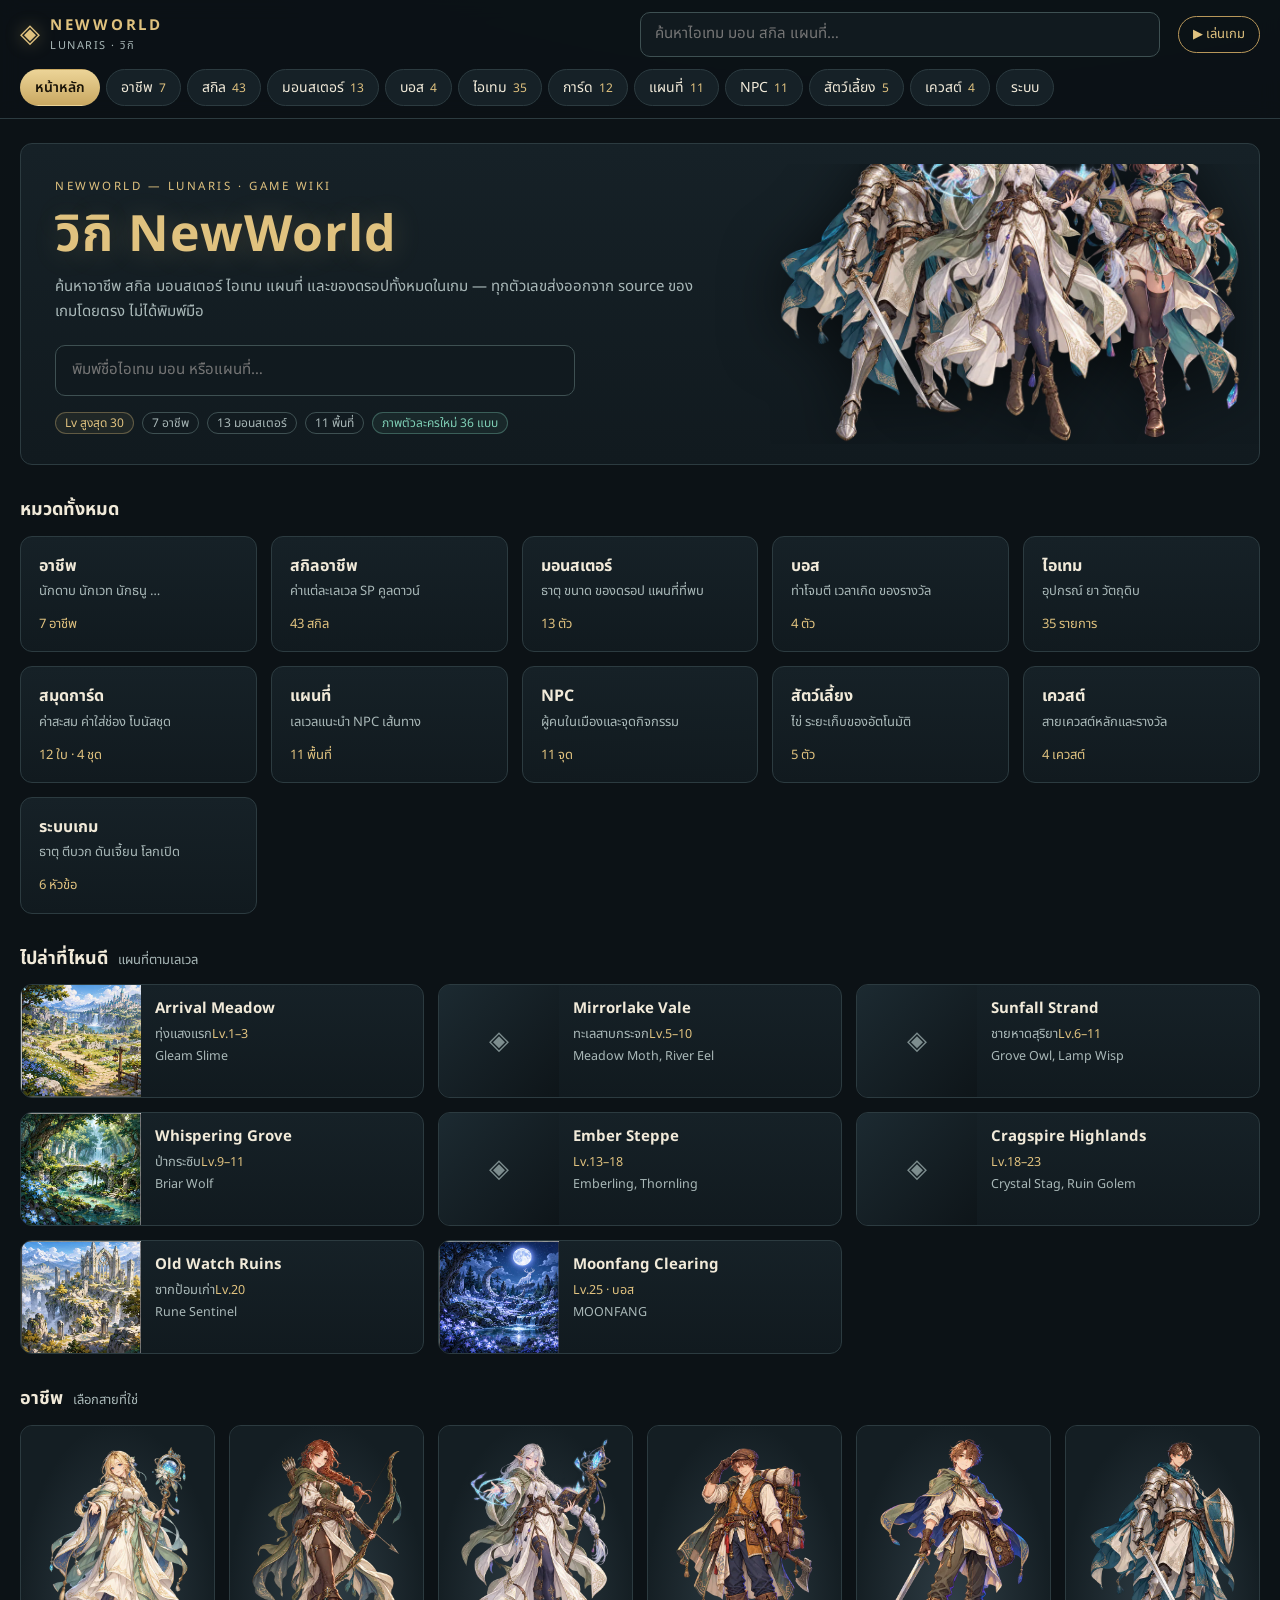
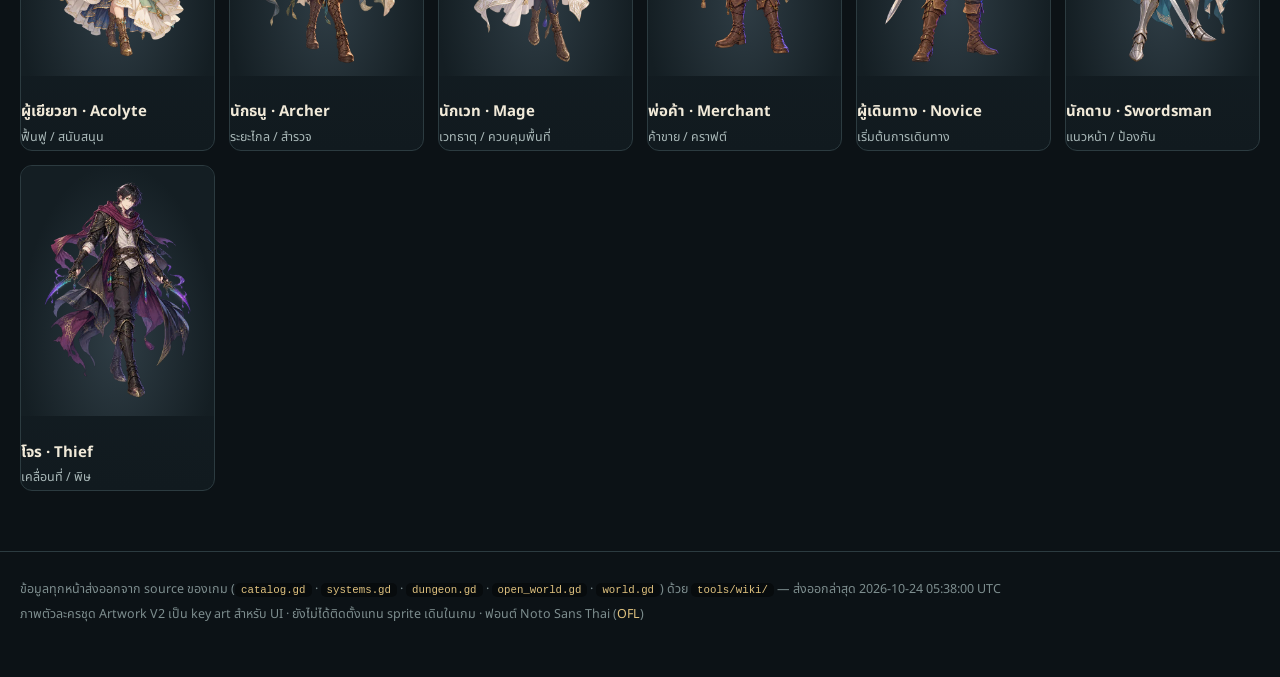
<file: wiki/index.html>
<!doctype html>
<html lang="th">
<head>
<meta charset="utf-8">
<meta name="viewport" content="width=device-width,initial-scale=1">
<title>วิกิเกม Lunaris</title>
<meta name="description" content="คู่มือเกม Lunaris: อาชีพ สกิล มอนสเตอร์ บอส ไอเทม การ์ด แผนที่ NPC สัตว์เลี้ยง และระบบ ข้อมูลอ่านจาก source ของเกมโดยตรง">
<link rel="icon" href="media/icon.svg">
<link rel="stylesheet" href="wiki.css">
</head>
<body>
<a class="skip" href="#view">ข้ามไปเนื้อหา</a>
<header class="top">
  <div class="top-inner">
    <a class="brand" href="#/"><span class="brand-mark" aria-hidden="true">◈</span><span><b id="brand-name"></b><small id="brand-sub"></small></span></a>
    <label class="top-search"><span class="sr">ค้นหาทั้งวิกิ</span><input id="q" type="search" placeholder="ค้นหาไอเทม มอน สกิล แผนที่…" autocomplete="off"></label>
    <a class="top-link" href="https://surachatma.github.io/game-2d-web/">▶ เล่นเกม</a>
  </div>
  <nav class="tabs" id="tabs" aria-label="หมวดวิกิ"></nav>
</header>
<div id="results" class="results" hidden></div>
<main id="view" tabindex="-1"></main>
<footer class="foot">
  <p>ข้อมูลทุกหน้าส่งออกจาก source ของเกม (<code>catalog.gd</code> · <code>systems.gd</code> · <code>dungeon.gd</code> · <code>open_world.gd</code> · <code>world.gd</code>) ด้วย <code>tools/wiki/</code> — <span id="exported"></span></p>
  <p>ภาพตัวละครชุด Artwork V2 เป็น key art สำหรับ UI · ยังไม่ได้ติดตั้งแทน sprite เดินในเกม · ฟอนต์ Noto Sans Thai (<a href="media/FONT-LICENSE.txt">OFL</a>)</p>
</footer>
<dialog id="viewer" aria-label="ภาพขนาดใหญ่"><button class="close" id="viewer-close" aria-label="ปิด">×</button><img id="viewer-img" alt=""><p id="viewer-cap"></p></dialog>
<script src="data/wiki-data.js"></script>
<script src="wiki.js"></script>
</body>
</html>
</file>
<file: wiki/wiki.css>
@font-face{font-family:"Lunaris Thai";src:url("media/thai.ttf") format("truetype");font-display:swap}
:root{
  color-scheme:dark;
  --bg:#0c1216;--bg2:#111a1f;--panel:#162127;--panel2:#1c2a31;--line:#2c3b40;--line2:#3e5052;
  --ink:#f1ead9;--muted:#a9b8b8;--dim:#7d8d8e;
  --gold:#e0c27f;--gold2:#b8975a;--jade:#7fcfb6;--cyan:#8ce0db;--violet:#b9a2f0;--rose:#ef8f84;
  --stage:radial-gradient(ellipse at 50% 70%,#2f3d45,#141e23 72%);
  --r:12px;--font:"Lunaris Thai",system-ui,-apple-system,"Segoe UI",sans-serif;
}
*{box-sizing:border-box}
html{scroll-padding-top:130px}
body{margin:0;background:var(--bg);color:var(--ink);font:15px/1.65 var(--font);min-height:100vh;
  background-image:radial-gradient(1200px 500px at 70% -10%,#1d2d33 0,transparent 70%)}
a{color:var(--gold);text-decoration:none}a:hover{text-decoration:underline}
:focus-visible{outline:2px solid var(--cyan);outline-offset:2px;border-radius:6px}
code{font-size:.86em;color:var(--gold);background:#0006;padding:1px 6px;border-radius:5px}
h1,h2,h3{line-height:1.25;margin:0}
.sr{position:absolute;width:1px;height:1px;overflow:hidden;clip:rect(0 0 0 0)}
.skip{position:absolute;left:-999px}.skip:focus{left:12px;top:12px;z-index:50;background:var(--gold);color:#111;padding:8px 12px;border-radius:8px}

/* header */
.top{position:sticky;top:0;z-index:20;background:#0c1216e8;backdrop-filter:blur(10px);border-bottom:1px solid var(--line)}
.top-inner{max-width:1280px;margin:auto;display:flex;align-items:center;gap:18px;padding:12px 20px}
.brand{display:flex;align-items:center;gap:10px;color:var(--ink);text-decoration:none!important}
.brand-mark{font-size:26px;color:var(--gold);text-shadow:0 0 18px #e0c27f66}
.brand b{display:block;font-size:15px;letter-spacing:.18em;color:var(--gold)}
.brand small{display:block;font-size:11px;letter-spacing:.14em;color:var(--muted);margin-top:-2px}
.top-search{flex:1;max-width:520px;margin-left:auto}
.top-search input,.field{width:100%;font:inherit;color:var(--ink);background:var(--bg2);border:1px solid var(--line2);border-radius:10px;padding:9px 14px}
.top-search input:focus,.field:focus{border-color:var(--gold2);outline:none}
.top-link{font-size:13px;white-space:nowrap;border:1px solid var(--gold2);border-radius:999px;padding:7px 14px}
.tabs{max-width:1280px;margin:auto;display:flex;gap:6px;padding:0 20px 12px;overflow-x:auto;scrollbar-width:none}
.tabs::-webkit-scrollbar{display:none}
.tab{flex:none;font-size:14px;color:var(--ink);border:1px solid var(--line);background:var(--panel);border-radius:999px;padding:6px 14px;text-decoration:none!important}
.tab small{color:var(--gold);margin-left:6px;font-size:12px}
.tab:hover{border-color:var(--gold2)}
.tab[aria-current=page]{background:linear-gradient(#ecd497,#c9a862);color:#1a1408;border-color:transparent;font-weight:600}
.tab[aria-current=page] small{color:#4a3a14}

/* search results */
.results{position:fixed;z-index:30;top:62px;right:max(20px,calc(50% - 620px));width:min(520px,calc(100vw - 32px));max-height:min(70vh,560px);overflow:auto;background:var(--panel);border:1px solid var(--line2);border-radius:var(--r);box-shadow:0 20px 60px #000a;padding:6px}
.results a{display:flex;align-items:center;gap:12px;padding:8px 10px;border-radius:8px;color:var(--ink);text-decoration:none}
.results a:hover,.results a.on{background:var(--panel2)}
.results small{display:block;color:var(--muted);font-size:12px}
.results .none{padding:14px;color:var(--muted)}

main{max-width:1280px;margin:auto;padding:24px 20px 60px;outline:none}
.foot{max-width:1280px;margin:auto;padding:24px 20px 48px;border-top:1px solid var(--line);color:var(--dim);font-size:12.5px}
.foot p{margin:4px 0}

/* shared blocks */
.panel{background:linear-gradient(180deg,var(--panel),var(--bg2));border:1px solid var(--line);border-radius:var(--r)}
.section{margin-top:34px}
.section>h2{font-size:18px;margin-bottom:14px;display:flex;align-items:baseline;gap:10px}
.section>h2 small{font-size:13px;color:var(--muted);font-weight:400}
.eyebrow{font-size:11.5px;letter-spacing:.22em;color:var(--gold);text-transform:uppercase}
.lead{color:var(--muted);max-width:760px;margin:8px 0 0}
.crumbs{font-size:13px;color:var(--muted);margin-bottom:14px}
.crumbs a{color:var(--muted)}
.pill{display:inline-flex;align-items:center;gap:4px;font-size:12px;line-height:1.4;padding:2px 9px;border-radius:999px;border:1px solid var(--line2);color:var(--muted);white-space:nowrap}
.pill.gold{color:var(--gold);border-color:#e0c27f55;background:#e0c27f12}
.pill.jade{color:var(--jade);border-color:#7fcfb655;background:#7fcfb612}
.pill.rose{color:var(--rose);border-color:#ef8f8455;background:#ef8f8412}
.pill.violet{color:var(--violet);border-color:#b9a2f055;background:#b9a2f012}
.el-Fire{color:#ff9f6e;border-color:#ff9f6e55}.el-Water{color:#7cc4ff;border-color:#7cc4ff55}.el-Wind{color:#9de7a5;border-color:#9de7a555}
.el-Earth{color:#d8b27a;border-color:#d8b27a55}.el-Holy{color:#f6e7a1;border-color:#f6e7a155}.el-Shadow{color:#c2a3ff;border-color:#c2a3ff55}.el-Neutral{color:#c9d2d2}
.muted{color:var(--muted)}.dim{color:var(--dim)}
.grid{display:grid;gap:14px}
.g-tiles{grid-template-columns:repeat(auto-fill,minmax(210px,1fr))}
.g-cards{grid-template-columns:repeat(auto-fill,minmax(190px,1fr))}
.g-wide{grid-template-columns:repeat(auto-fill,minmax(300px,1fr))}
.tile{display:block;padding:16px 18px;color:var(--ink);text-decoration:none!important;transition:border-color .15s,transform .15s}
.tile:hover{border-color:var(--gold2);transform:translateY(-2px)}
.tile b{display:block;font-size:16px}
.tile .muted{font-size:13px}
.tile .count{display:block;margin-top:10px;color:var(--gold);font-size:13px}

/* hero */
.hero{position:relative;overflow:hidden;padding:34px 34px 30px;display:grid;grid-template-columns:minmax(0,1.25fr) minmax(0,1fr);gap:20px;align-items:center;min-height:300px}
.hero h1{font-size:clamp(30px,4.2vw,50px);letter-spacing:.02em;margin-top:8px;color:var(--gold);text-shadow:0 2px 30px #e0c27f33}
.hero .field{margin-top:20px;max-width:520px;padding:12px 16px}
.hero-art{display:flex;justify-content:flex-end;align-items:flex-end;height:280px;margin:-34px -34px -30px 0}
.hero-art{overflow:hidden}.hero-art img{height:115%;margin-left:-90px;filter:drop-shadow(0 10px 30px #0009)}
.hero-art img:nth-child(2){height:125%;z-index:1}
.stats{display:flex;flex-wrap:wrap;gap:8px;margin-top:16px}

/* character card */
.ccard{display:block;overflow:hidden;color:var(--ink);text-decoration:none!important;transition:border-color .15s,transform .15s}
.ccard:hover{border-color:var(--gold2);transform:translateY(-2px)}
.ccard .stage{height:250px}
.ccard .info{padding:12px 14px 14px}
.ccard .info b{display:block;font-size:15px}
.ccard .info .muted{font-size:12.5px}
.stage{background:var(--stage);display:flex;align-items:center;justify-content:center;padding:12px;position:relative}
.stage img{max-width:100%;max-height:100%;object-fit:contain}
.stage .noart{color:var(--dim);font-size:13px;text-align:center}
.badge{position:absolute;top:10px;left:10px}

/* icon from atlas */
.icon{flex:none;display:inline-block;border-radius:9px;background-color:#0b1114;background-repeat:no-repeat;border:1px solid var(--line);vertical-align:middle}
.icon.ph{display:inline-grid;place-items:center;color:var(--dim);font-size:11px}
.icon.round{border-radius:50%}

/* list/detail split (monsters, items) */
.split{display:grid;grid-template-columns:minmax(300px,410px) 1fr;gap:18px;align-items:start}
.split>*,.page>*{min-width:0}
.filters{display:grid;grid-template-columns:repeat(2,minmax(0,1fr));gap:8px;margin-bottom:10px}
.filters .field:first-child{grid-column:1/-1}
.filters label{font-size:12px;color:var(--muted);display:flex;flex-direction:column;gap:3px}
.filters select{width:100%;min-width:0;font:inherit;font-size:13.5px;color:var(--ink);background:var(--bg2);border:1px solid var(--line2);border-radius:8px;padding:7px 9px}
.check{flex-direction:row!important;align-items:center;gap:8px!important;grid-column:1/-1}
.list{padding:6px;max-height:calc(100vh - 290px);min-height:300px;overflow:auto}
.row{display:flex;align-items:center;gap:12px;padding:8px 10px;border-radius:9px;color:var(--ink);text-decoration:none!important}
.row:hover{background:var(--panel2)}
.row[aria-current=true]{background:#e0c27f16;box-shadow:inset 3px 0 var(--gold)}
.row .grow{flex:1;min-width:0}
.row b{display:block;font-size:14.5px;font-weight:600}
.row small{display:block;color:var(--muted);font-size:12px;white-space:nowrap;overflow:hidden;text-overflow:ellipsis}
.thumb{flex:none;width:44px;height:44px;border-radius:9px;background:var(--stage);display:grid;place-items:center;overflow:hidden;border:1px solid var(--line)}
.thumb img{width:100%;height:100%;object-fit:cover;object-position:50% 18%}
.listcount{font-size:12.5px;color:var(--muted);margin:2px 4px 8px}
.detail{position:sticky;top:132px;padding:22px;min-height:420px;container-type:inline-size}
@container (max-width:620px){.detail .page{grid-template-columns:1fr!important}.detail .page>.stage{height:280px!important}}
.detail.empty{display:grid;place-items:center;color:var(--muted)}

/* detail page */
.page{display:grid;grid-template-columns:minmax(260px,380px) 1fr;gap:24px;align-items:start}
.page .stage{height:520px;border-radius:var(--r);border:1px solid var(--line);cursor:zoom-in}
.page .stage.noclick{cursor:default}
.boss{grid-template-columns:minmax(200px,260px) 1fr;padding:18px;gap:20px}
.page h1{font-size:clamp(26px,3vw,36px)}
.head{display:flex;gap:16px;align-items:center;margin-bottom:6px}
.tags{display:flex;flex-wrap:wrap;gap:6px;margin:10px 0}
.kv{display:grid;grid-template-columns:repeat(auto-fill,minmax(118px,1fr));gap:8px;margin:14px 0}
.kv div{background:var(--bg2);border:1px solid var(--line);border-radius:10px;padding:9px 12px}
.kv dt{font-size:11.5px;color:var(--muted);letter-spacing:.04em}
.kv dd{margin:2px 0 0;font-size:16px;font-weight:600}
.note{border-left:3px solid var(--gold2);background:#e0c27f0d;padding:10px 14px;border-radius:0 10px 10px 0;color:var(--muted);font-size:13.5px;margin:14px 0}
.note.warn{border-color:var(--rose);background:#ef8f840d}
.facts{margin:10px 0;padding-left:18px;color:var(--muted)}
.facts li{margin:2px 0}

table{width:100%;border-collapse:collapse;font-size:14px}
th,td{text-align:left;padding:9px 12px;border-bottom:1px solid var(--line);vertical-align:middle}
th{font-size:12px;color:var(--muted);font-weight:500;letter-spacing:.04em;background:var(--bg2);position:sticky;top:0}
tr:last-child td{border-bottom:0}
tbody tr:hover td{background:#ffffff05}
.tablewrap{overflow-x:auto;border:1px solid var(--line);border-radius:var(--r)}
td .cell{display:flex;align-items:center;gap:10px}
.num{font-variant-numeric:tabular-nums;text-align:right}
.bar{height:6px;border-radius:9px;background:#ffffff12;overflow:hidden;min-width:70px}
.bar i{display:block;height:100%;background:linear-gradient(90deg,var(--jade),var(--gold))}

.chips{display:flex;gap:6px;flex-wrap:wrap;margin:6px 0 16px}
.chip{font:inherit;font-size:13px;color:var(--ink);background:var(--panel);border:1px solid var(--line);border-radius:999px;padding:5px 12px;cursor:pointer}
.chip[aria-pressed=true]{border-color:var(--gold);color:var(--gold);background:#e0c27f14}

/* zone cards */
.zone{display:grid;grid-template-columns:120px 1fr;overflow:hidden;color:var(--ink);text-decoration:none!important}
.zone:hover{border-color:var(--gold2)}
.zone .pic{background:#0b1114 center/cover no-repeat;min-height:112px}
.zone .pic.ph{display:grid;place-items:center;color:var(--dim);font-size:26px;background:linear-gradient(135deg,#1c2a31,#0e1519)}
.zone .body{padding:12px 14px}
.zone b{display:block}
.lv{font-size:12.5px;color:var(--gold)}

/* element matrix */
.matrix td,.matrix th{text-align:center;padding:8px}
.m-up{color:#9de7a5;font-weight:700}.m-down{color:var(--rose)}.m-same{color:var(--muted)}

/* chain */
.chain{display:grid;gap:12px;counter-reset:q}
.chain .panel{padding:16px 18px;position:relative;padding-left:62px}
.chain .panel::before{counter-increment:q;content:counter(q);position:absolute;left:16px;top:16px;width:32px;height:32px;border-radius:50%;display:grid;place-items:center;background:#e0c27f1c;color:var(--gold);border:1px solid #e0c27f55;font-weight:700}

dialog{border:1px solid var(--line2);background:var(--bg);color:var(--ink);border-radius:14px;padding:16px;max-width:min(720px,94vw);max-height:94dvh}
dialog::backdrop{background:#03080bdd}
dialog img{display:block;max-width:100%;max-height:80dvh;margin:auto;background:var(--stage);border-radius:10px}
dialog p{margin:10px 0 0;color:var(--muted);font-size:13px;text-align:center}
.close{float:right;font:inherit;font-size:20px;line-height:1;background:var(--panel);color:var(--ink);border:1px solid var(--line2);border-radius:8px;width:34px;height:34px;cursor:pointer;margin:-4px -4px 6px 8px}

@media (max-width:900px){
  .split,.page,.boss{grid-template-columns:1fr}
  .detail{position:static;min-height:0}
  .detail.empty{display:none}
  .list{max-height:none}
  .page .stage{height:380px}
  .hero{grid-template-columns:1fr;padding:26px 22px}
  .hero-art{display:none}
}
@media (max-width:600px){
  body{font-size:14.5px}
  .top-inner{flex-wrap:wrap;gap:10px;padding:10px 16px}
  .top-search{order:3;flex-basis:100%;max-width:none}
  .top-link{margin-left:auto}
  .tabs{padding:0 16px 10px}
  main{padding:18px 16px 50px}
  .results{top:112px;right:16px}
  .g-cards{grid-template-columns:repeat(2,minmax(0,1fr));gap:10px}
  .g-tiles{grid-template-columns:repeat(2,minmax(0,1fr));gap:10px}
  .tile{padding:13px 14px}
  .ccard .stage{height:190px}
  .zone{grid-template-columns:88px 1fr}
  .page .stage{height:320px}
  .kv{grid-template-columns:repeat(2,minmax(0,1fr))}
  th,td{padding:8px 9px}
}
</file>
